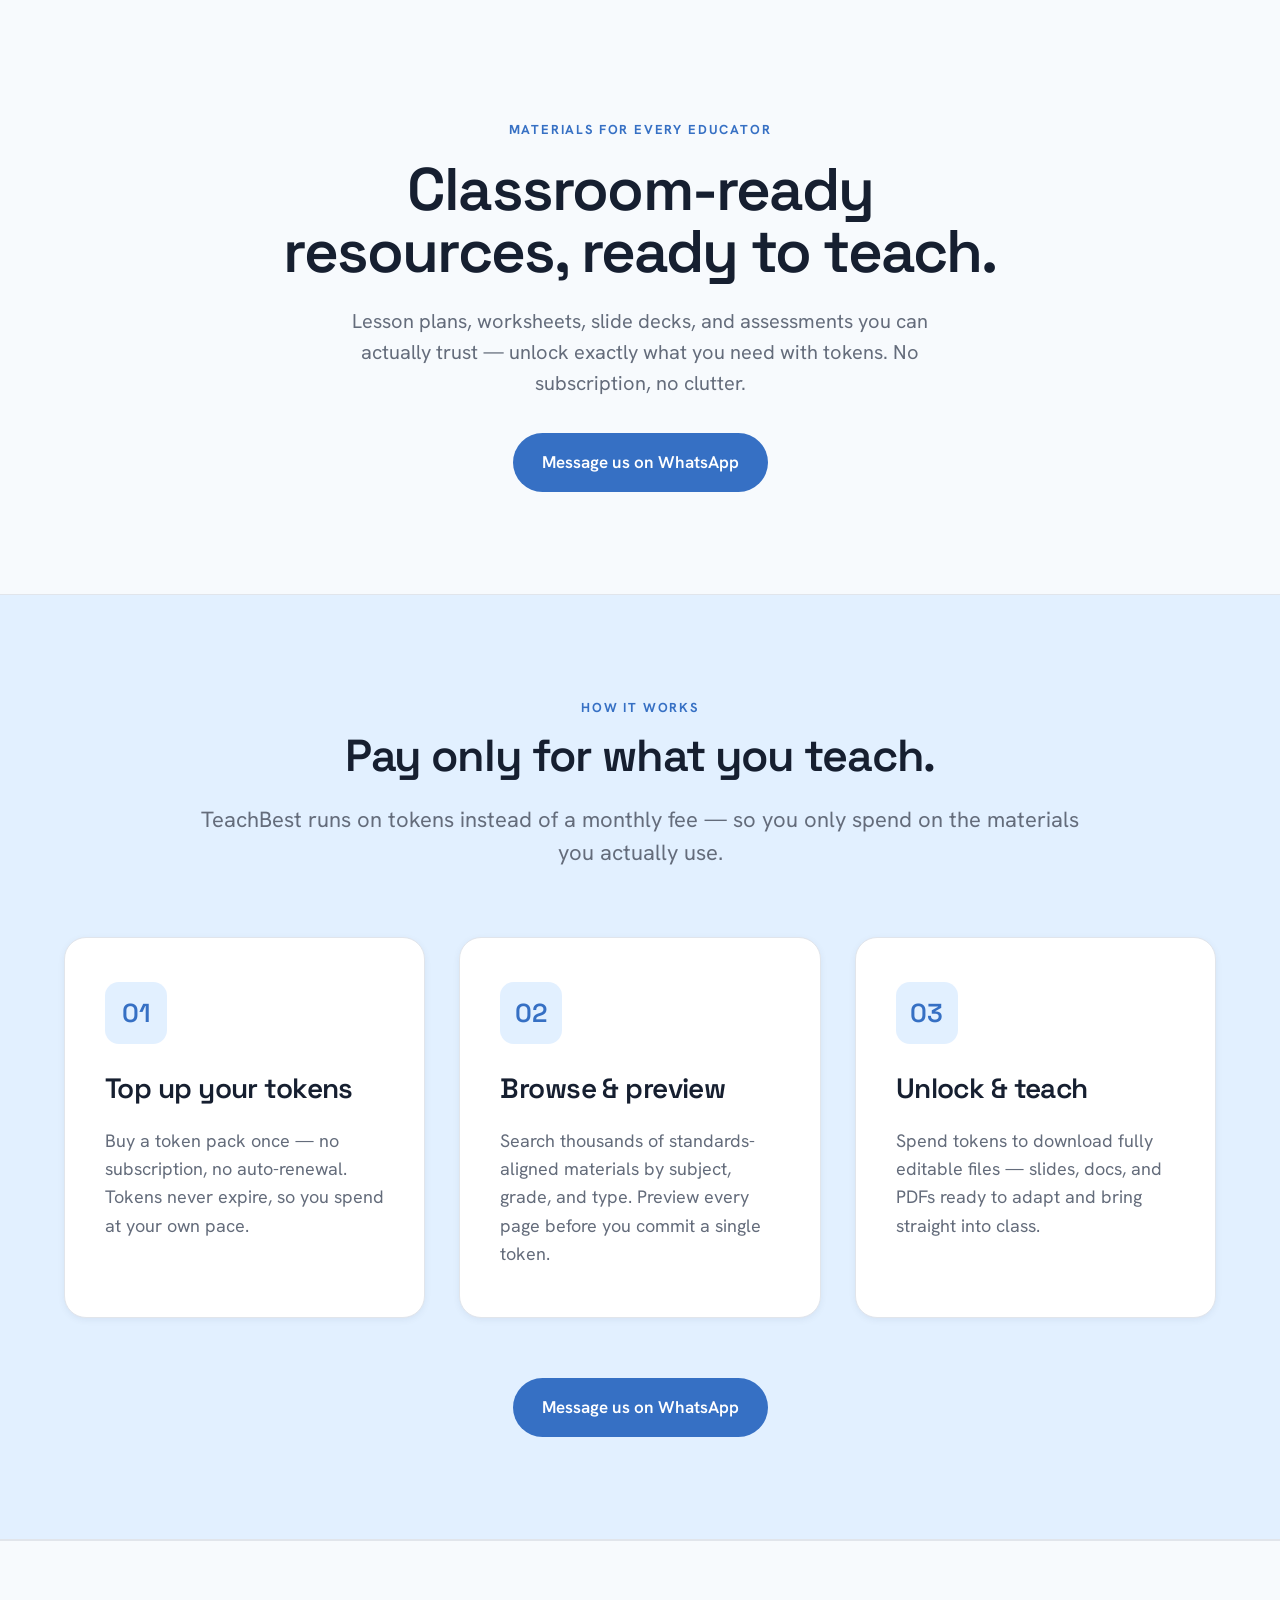
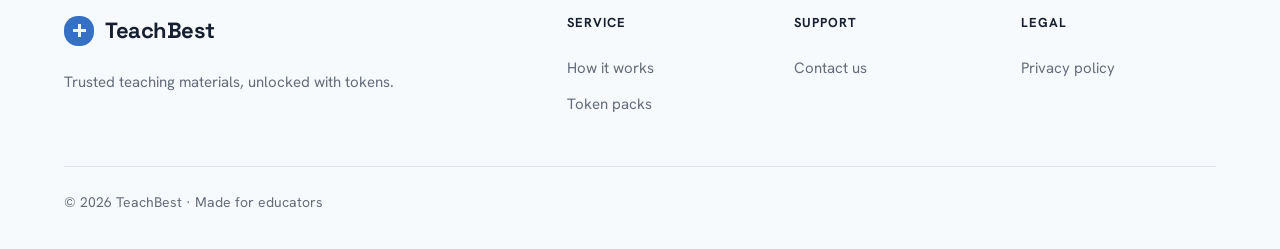
<file: index.html>
<!DOCTYPE html>
<html lang="en">
<head>
  <meta charset="UTF-8" />
  <meta name="viewport" content="width=device-width, initial-scale=1.0" />
  <title>TeachBest — Classroom-ready resources, ready to teach</title>
  <link rel="stylesheet" href="styles.css" />
</head>
<body>

<main class="page">

  <!-- HERO -->
  <section class="hero">
    <span class="eyebrow">Materials for every educator</span>
    <h1>Classroom-ready resources, ready to teach.</h1>
    <p class="lead">Lesson plans, worksheets, slide decks, and assessments you can actually trust — unlock exactly what you need with tokens. No subscription, no clutter.</p>

    <a class="btn btn-primary" id="waLink" href="https://wa.me/447000000000?text=Hi+TeachBest%21+I%27d+like+to+learn+more+about+your+teaching+materials." target="_blank" rel="noopener">Message us on WhatsApp</a>
  </section>

  <!-- HOW IT WORKS -->
  <section class="how" id="how-it-works">
    <div class="how-inner">
      <div class="how-head">
        <span class="eyebrow">How it works</span>
        <h2>Pay only for what you teach.</h2>
        <p class="how-lead">TeachBest runs on tokens instead of a monthly fee — so you only spend on the materials you actually use.</p>
      </div>

      <div class="steps">
        <div class="step">
          <div class="step-n">01</div>
          <h3>Top up your tokens</h3>
          <p>Buy a token pack once — no subscription, no auto-renewal. Tokens never expire, so you spend at your own pace.</p>
        </div>
        <div class="step">
          <div class="step-n">02</div>
          <h3>Browse &amp; preview</h3>
          <p>Search thousands of standards-aligned materials by subject, grade, and type. Preview every page before you commit a single token.</p>
        </div>
        <div class="step">
          <div class="step-n">03</div>
          <h3>Unlock &amp; teach</h3>
          <p>Spend tokens to download fully editable files — slides, docs, and PDFs ready to adapt and bring straight into class.</p>
        </div>
      </div>

      <div class="how-cta">
        <a class="btn btn-primary" id="waLinkCta" href="https://wa.me/447000000000?text=Hi+TeachBest%21+I%27d+like+to+learn+more+about+your+teaching+materials." target="_blank" rel="noopener">Message us on WhatsApp</a>
      </div>
    </div>
  </section>

</main>

<footer>
  <div class="site-footer">
    <div class="footer-top">
      <div>
        <a class="brand" href="/">
          <span class="brand-mark" aria-hidden="true"></span>
          <span class="brand-name">TeachBest</span>
        </a>
        <p class="footer-tagline">Trusted teaching materials, unlocked with tokens.</p>
      </div>
      <div class="footer-cols">
        <div class="footer-col">
          <h4>Service</h4>
          <a href="#how-it-works">How it works</a>
          <a href="#how-it-works">Token packs</a>
        </div>
        <div class="footer-col">
          <h4>Support</h4>
          <a href="/contact.html">Contact us</a>
        </div>
        <div class="footer-col">
          <h4>Legal</h4>
          <a href="/privacy.html">Privacy policy</a>
        </div>
      </div>
    </div>
    <div class="footer-base">© 2026 TeachBest · Made for educators</div>
  </div>
</footer>


</body>
</html>
</file>
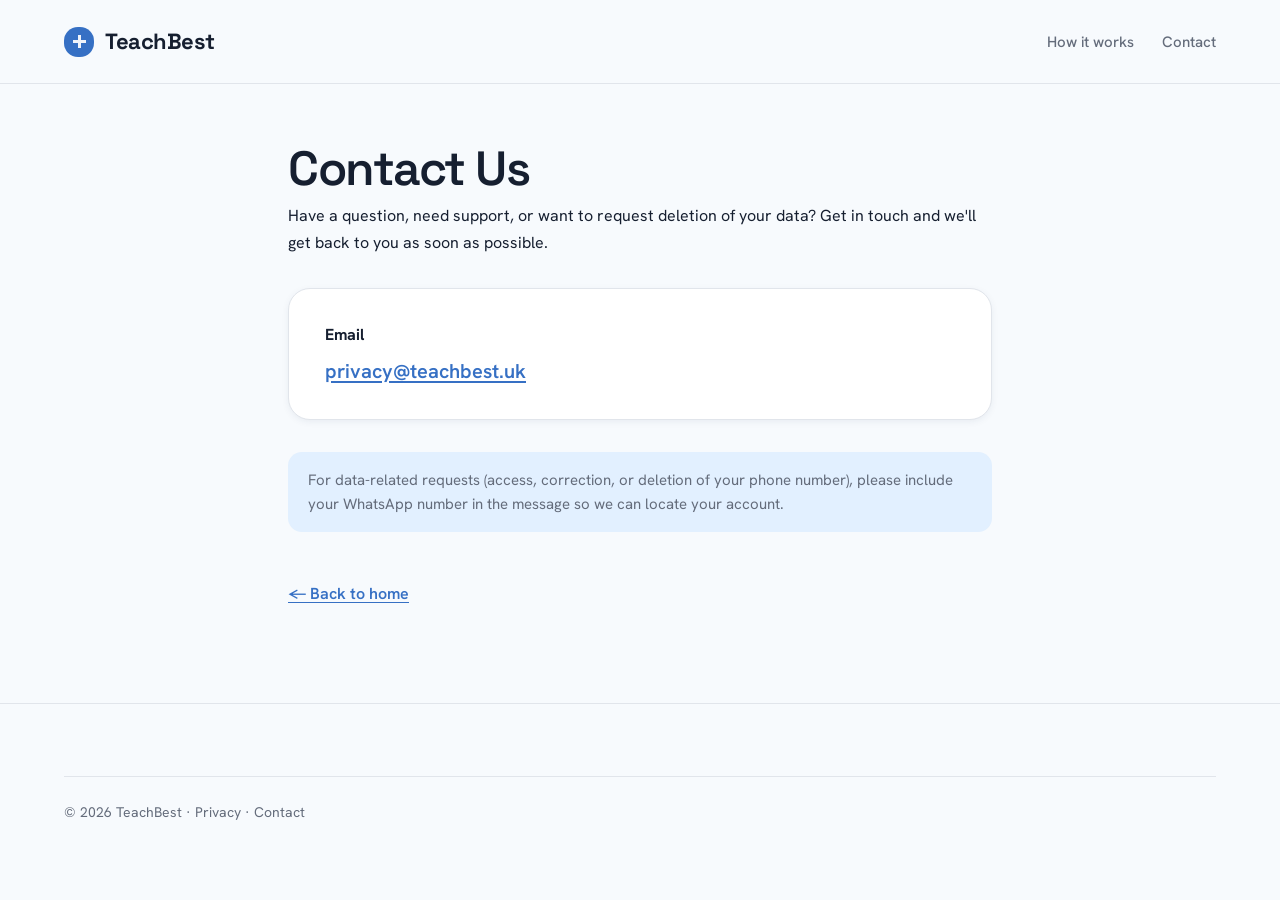
<file: contact.html>
<!DOCTYPE html>
<html lang="en">
<head>
  <meta charset="UTF-8" />
  <meta name="viewport" content="width=device-width, initial-scale=1.0" />
  <title>Contact Us — TeachBest</title>
  <link rel="stylesheet" href="styles.css" />
</head>
<body>

<header>
  <div class="site-header">
    <a class="brand" href="/">
      <span class="brand-mark" aria-hidden="true"></span>
      <span class="brand-name">TeachBest</span>
    </a>
    <nav class="header-links">
      <a href="/#how-it-works">How it works</a>
      <a href="/contact.html">Contact</a>
    </nav>
  </div>
</header>

<main>
  <div class="inner-page">
    <h1>Contact Us</h1>
    <p>Have a question, need support, or want to request deletion of your data? Get in touch and we'll get back to you as soon as possible.</p>

    <div class="contact-card">
      <p><strong>Email</strong></p>
      <a href="mailto:privacy@teachbest.uk">privacy@teachbest.uk</a>
    </div>

    <div class="contact-note">
      For data-related requests (access, correction, or deletion of your phone number), please include your WhatsApp number in the message so we can locate your account.
    </div>

    <p style="margin-top: 48px;"><a href="/" style="color: var(--accent); font-weight: 600;">← Back to home</a></p>
  </div>
</main>

<footer>
  <div class="site-footer">
    <div class="footer-base" style="border-top: var(--hairline); padding-top: 24px;">© 2026 TeachBest · <a href="/privacy.html" style="color: var(--muted);">Privacy</a> · <a href="/contact.html" style="color: var(--muted);">Contact</a></div>
  </div>
</footer>

</body>
</html>
</file>
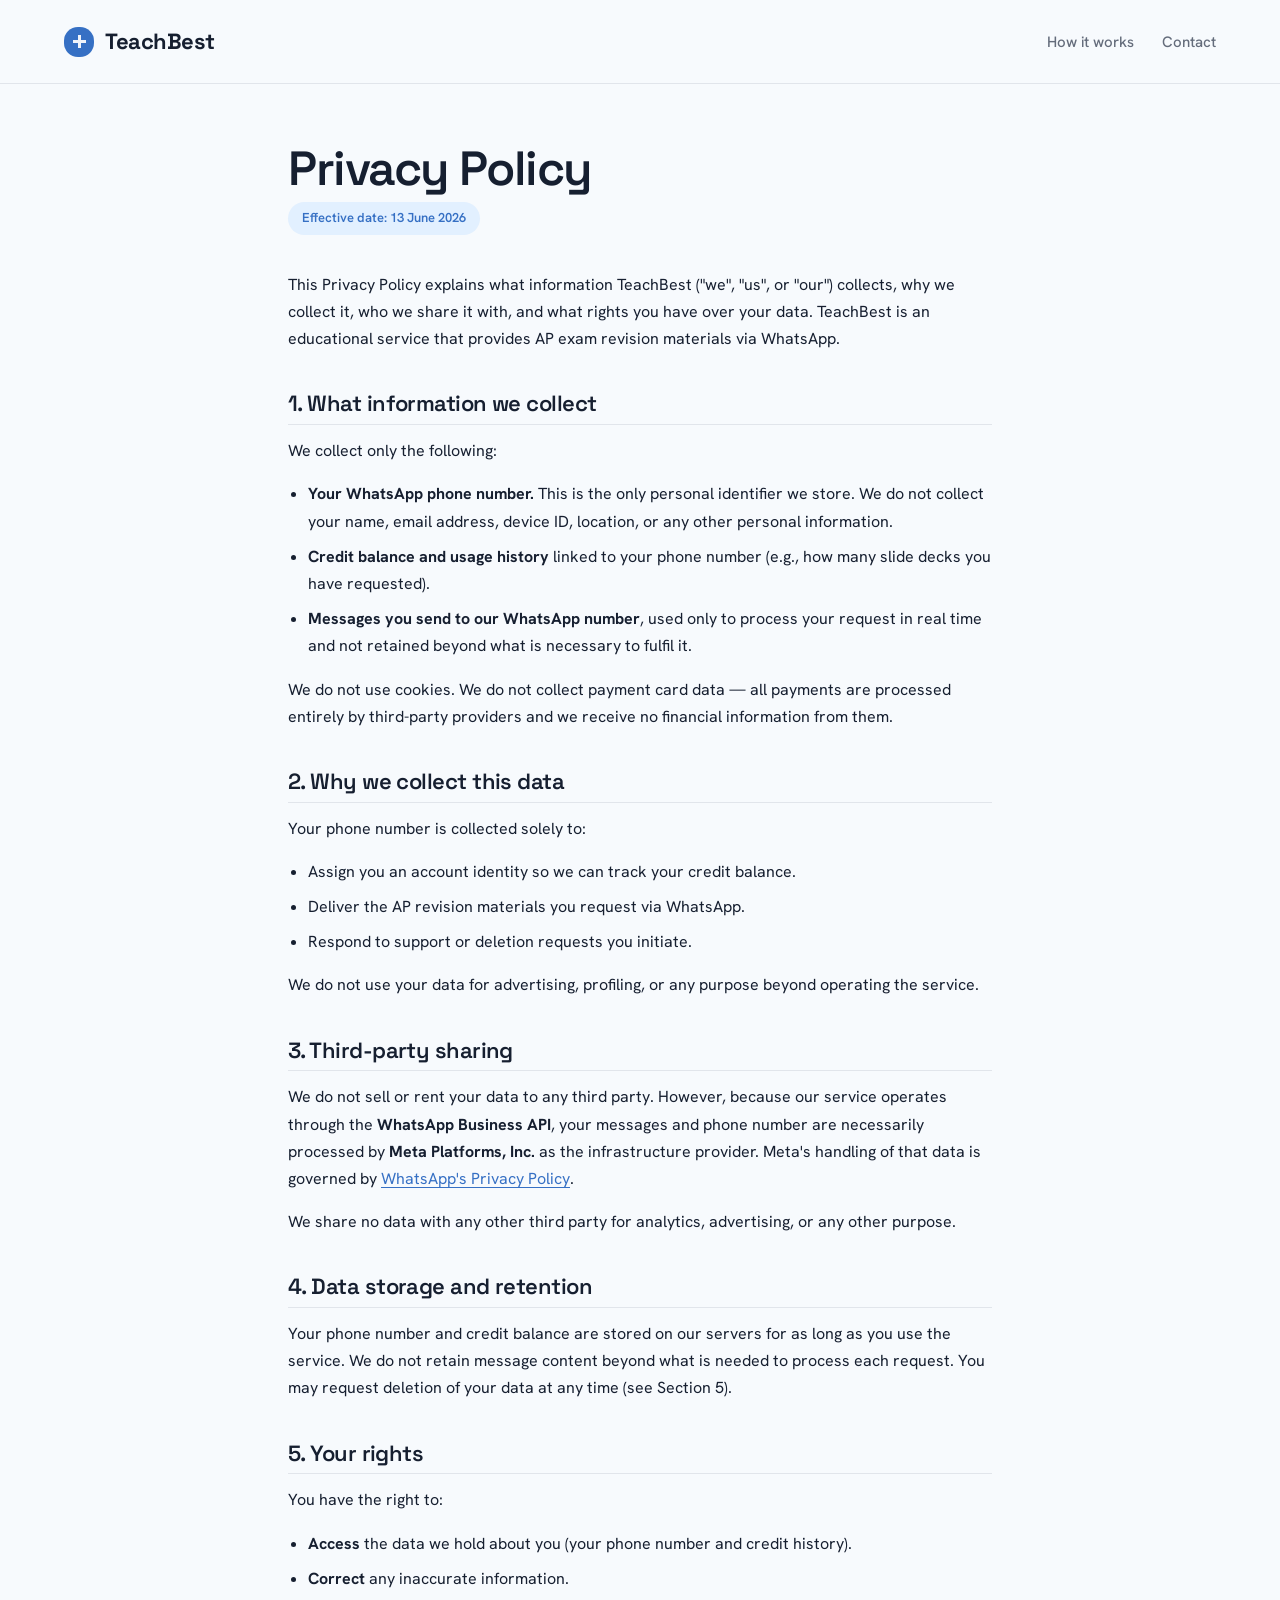
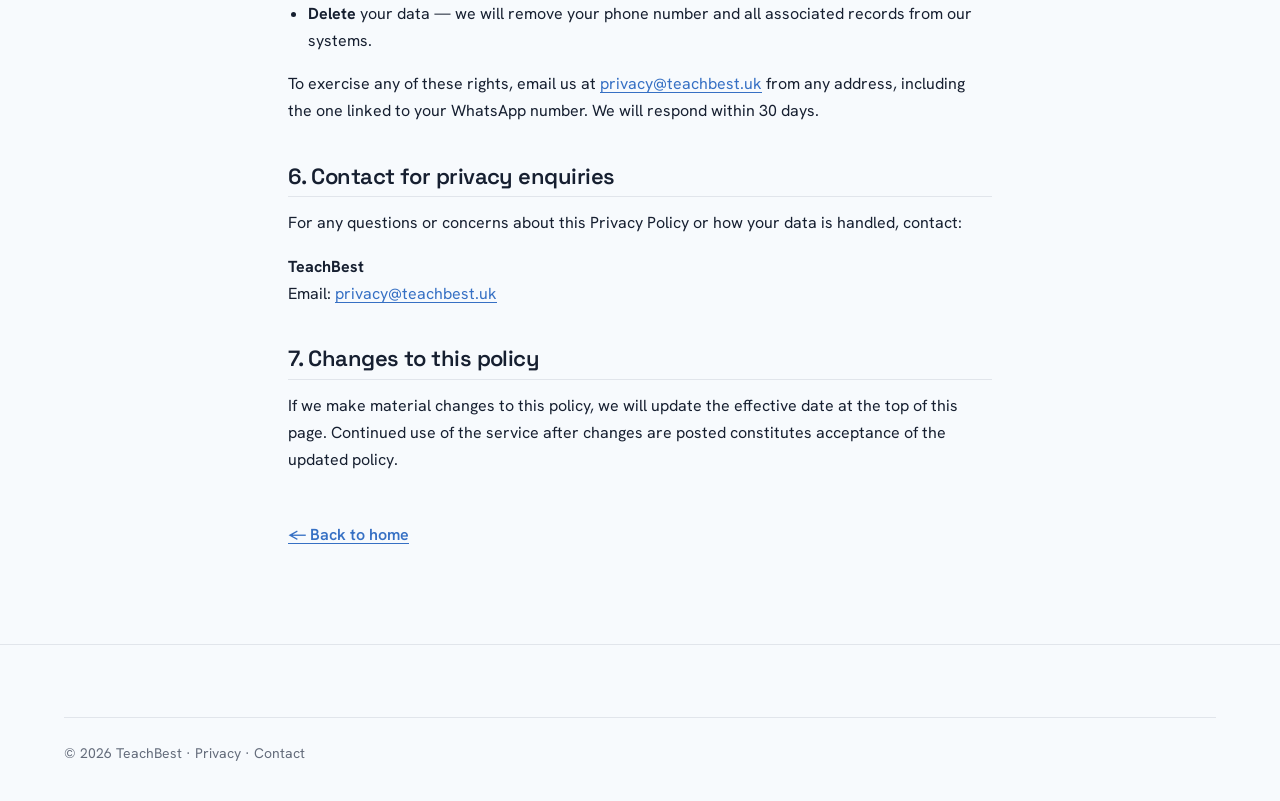
<file: privacy.html>
<!DOCTYPE html>
<html lang="en">
<head>
  <meta charset="UTF-8" />
  <meta name="viewport" content="width=device-width, initial-scale=1.0" />
  <title>Privacy Policy — TeachBest</title>
  <link rel="stylesheet" href="styles.css" />
</head>
<body>

<header>
  <div class="site-header">
    <a class="brand" href="/">
      <span class="brand-mark" aria-hidden="true"></span>
      <span class="brand-name">TeachBest</span>
    </a>
    <nav class="header-links">
      <a href="/#how-it-works">How it works</a>
      <a href="/contact.html">Contact</a>
    </nav>
  </div>
</header>

<main>
  <div class="inner-page">
    <h1>Privacy Policy</h1>
    <span class="effective-date">Effective date: 13 June 2026</span>

    <p>This Privacy Policy explains what information TeachBest ("we", "us", or "our") collects, why we collect it, who we share it with, and what rights you have over your data. TeachBest is an educational service that provides AP exam revision materials via WhatsApp.</p>

    <h2>1. What information we collect</h2>
    <p>We collect only the following:</p>
    <ul>
      <li><strong>Your WhatsApp phone number.</strong> This is the only personal identifier we store. We do not collect your name, email address, device ID, location, or any other personal information.</li>
      <li><strong>Credit balance and usage history</strong> linked to your phone number (e.g., how many slide decks you have requested).</li>
      <li><strong>Messages you send to our WhatsApp number</strong>, used only to process your request in real time and not retained beyond what is necessary to fulfil it.</li>
    </ul>
    <p>We do not use cookies. We do not collect payment card data — all payments are processed entirely by third-party providers and we receive no financial information from them.</p>

    <h2>2. Why we collect this data</h2>
    <p>Your phone number is collected solely to:</p>
    <ul>
      <li>Assign you an account identity so we can track your credit balance.</li>
      <li>Deliver the AP revision materials you request via WhatsApp.</li>
      <li>Respond to support or deletion requests you initiate.</li>
    </ul>
    <p>We do not use your data for advertising, profiling, or any purpose beyond operating the service.</p>

    <h2>3. Third-party sharing</h2>
    <p>We do not sell or rent your data to any third party. However, because our service operates through the <strong>WhatsApp Business API</strong>, your messages and phone number are necessarily processed by <strong>Meta Platforms, Inc.</strong> as the infrastructure provider. Meta's handling of that data is governed by <a href="https://www.whatsapp.com/legal/privacy-policy" target="_blank" rel="noopener">WhatsApp's Privacy Policy</a>.</p>
    <p>We share no data with any other third party for analytics, advertising, or any other purpose.</p>

    <h2>4. Data storage and retention</h2>
    <p>Your phone number and credit balance are stored on our servers for as long as you use the service. We do not retain message content beyond what is needed to process each request. You may request deletion of your data at any time (see Section 5).</p>

    <h2>5. Your rights</h2>
    <p>You have the right to:</p>
    <ul>
      <li><strong>Access</strong> the data we hold about you (your phone number and credit history).</li>
      <li><strong>Correct</strong> any inaccurate information.</li>
      <li><strong>Delete</strong> your data — we will remove your phone number and all associated records from our systems.</li>
    </ul>
    <p>To exercise any of these rights, email us at <a href="mailto:privacy@teachbest.uk">privacy@teachbest.uk</a> from any address, including the one linked to your WhatsApp number. We will respond within 30 days.</p>

    <h2>6. Contact for privacy enquiries</h2>
    <p>For any questions or concerns about this Privacy Policy or how your data is handled, contact:</p>
    <p><strong>TeachBest</strong><br>Email: <a href="mailto:privacy@teachbest.uk">privacy@teachbest.uk</a></p>

    <h2>7. Changes to this policy</h2>
    <p>If we make material changes to this policy, we will update the effective date at the top of this page. Continued use of the service after changes are posted constitutes acceptance of the updated policy.</p>

    <p style="margin-top: 48px;"><a href="/" style="color: var(--accent); font-weight: 600;">← Back to home</a></p>
  </div>
</main>

<footer>
  <div class="site-footer">
    <div class="footer-base" style="border-top: var(--hairline); padding-top: 24px;">© 2026 TeachBest · <a href="/privacy.html" style="color: var(--muted);">Privacy</a> · <a href="/contact.html" style="color: var(--muted);">Contact</a></div>
  </div>
</footer>

</body>
</html>
</file>
<file: styles.css>
/* TeachBest — Production CSS (Modern Grotesque / Direction B) */

@import url('https://fonts.googleapis.com/css2?family=Space+Grotesk:wght@500;600;700&family=Hanken+Grotesk:wght@400;500;600;700&display=swap');

*, *::before, *::after { box-sizing: border-box; }

:root {
  --font-body: 'Hanken Grotesk', system-ui, sans-serif;
  --font-head: 'Space Grotesk', system-ui, sans-serif;
  --bg:         oklch(0.984 0.005 255);
  --surface:    #ffffff;
  --ink:        oklch(0.24 0.035 262);
  --muted:      oklch(0.53 0.025 262);
  --line:       oklch(0.92 0.009 258);
  --accent:     oklch(0.55 0.145 258);
  --accent-soft:oklch(0.95 0.03  258);
  --accent-ink: #ffffff;
  --radius:     14px;
  --radius-lg:  22px;
  --radius-pill:999px;
  --shadow:     0 2px 8px -2px rgba(30,50,90,.10);
  --shadow-lg:  0 24px 60px -24px rgba(30,50,110,.30);
  --hairline:   1px solid var(--line);
}

html, body {
  margin: 0; padding: 0;
  background: var(--bg);
  color: var(--ink);
  font-family: var(--font-body);
  -webkit-font-smoothing: antialiased;
  text-rendering: optimizeLegibility;
  line-height: 1.6;
}

a { color: inherit; text-decoration: none; }

/* ── Typography ────────────────────────────────────────────── */
.eyebrow {
  display: inline-block;
  font-size: 13px; font-weight: 700;
  letter-spacing: .14em; text-transform: uppercase;
  color: var(--accent); margin-bottom: 18px;
}
h1 {
  font-family: var(--font-head);
  font-size: clamp(40px, 5vw, 60px);
  line-height: 1.04; letter-spacing: -0.03em;
  font-weight: 600; margin: 0 0 22px;
  color: var(--ink); text-wrap: balance;
}
h2 {
  font-family: var(--font-head);
  font-size: clamp(32px, 3.5vw, 52px);
  line-height: 1.08; letter-spacing: -0.025em;
  font-weight: 600; margin: 0;
  color: var(--ink);
}
h3 {
  font-family: var(--font-head);
  font-size: 28px; font-weight: 600;
  letter-spacing: -0.02em; margin: 0 0 12px;
  color: var(--ink);
}
.lead {
  font-size: clamp(17px, 2vw, 20px);
  line-height: 1.55; color: var(--muted);
  margin: 0 0 34px; max-width: 30em;
}

/* ── Buttons ───────────────────────────────────────────────── */
.btn {
  display: inline-flex; align-items: center; justify-content: center;
  gap: 8px; font-family: var(--font-body);
  font-weight: 600; font-size: 17px;
  padding: 15px 28px; border-radius: var(--radius-pill);
  border: 1px solid transparent; cursor: pointer;
  transition: transform .12s ease, box-shadow .15s ease, background .15s ease;
  white-space: nowrap; text-decoration: none;
}
.btn-primary { background: var(--accent); color: var(--accent-ink); }
.btn-primary:hover { transform: translateY(-1px); box-shadow: var(--shadow-lg); }
.btn-ghost { background: transparent; color: var(--ink); border-color: var(--line); }
.btn-ghost:hover { border-color: var(--accent); color: var(--accent); }

/* ── Brand mark ────────────────────────────────────────────── */
.brand { display: inline-flex; align-items: center; gap: 11px; }
.brand-mark {
  width: 30px; height: 30px;
  border-radius: var(--radius);
  background: var(--accent);
  position: relative; flex: 0 0 auto;
}
.brand-mark::before {
  content: "";
  position: absolute; inset: 0;
  background:
    linear-gradient(var(--accent-ink) 0 0) center / 13px 3px no-repeat,
    linear-gradient(var(--accent-ink) 0 0) center / 3px 13px no-repeat;
  opacity: .92;
}
.brand-name {
  font-family: var(--font-head);
  font-weight: 700; font-size: 22px;
  letter-spacing: -0.02em; color: var(--ink);
}

/* ── Site header ───────────────────────────────────────────── */
.site-header {
  display: flex; align-items: center; justify-content: space-between;
  padding: 24px clamp(24px, 5vw, 72px);
  border-bottom: var(--hairline);
  max-width: 1440px; margin: 0 auto;
}
.header-links { display: flex; align-items: center; gap: 28px; }
.header-links a {
  font-size: 15px; font-weight: 500; color: var(--muted);
  transition: color .14s ease; white-space: nowrap;
}
.header-links a:hover { color: var(--ink); }

/* ── Page wrapper ──────────────────────────────────────────── */
.page { max-width: 1440px; margin: 0 auto; }

/* ── Hero ──────────────────────────────────────────────────── */
.hero {
  padding: clamp(80px, 10vw, 120px) clamp(24px, 5vw, 72px) clamp(60px, 8vw, 104px);
  text-align: center;
  display: flex; flex-direction: column; align-items: center;
}
.hero h1 { max-width: 14em; }
.hero .lead { margin-left: auto; margin-right: auto; text-align: center; }

/* ── WhatsApp QR card ──────────────────────────────────────── */
.wa-card {
  display: flex; align-items: center; gap: 32px; text-align: left;
  background: var(--surface); border: var(--hairline);
  border-radius: var(--radius-lg); box-shadow: var(--shadow-lg);
  padding: 26px 30px; max-width: 560px;
  margin: 8px auto 0;
}
.wa-qr {
  width: 184px; height: 184px; flex: 0 0 auto;
  border-radius: var(--radius); overflow: hidden;
  background: #fff;
  display: flex; align-items: center; justify-content: center;
}
.wa-qr img, .wa-qr canvas { display: block; width: 184px !important; height: 184px !important; }
.wa-info { display: flex; flex-direction: column; gap: 6px; min-width: 0; }
.wa-eyebrow {
  display: inline-flex; align-items: center; gap: 9px;
  font-size: 12px; font-weight: 700; letter-spacing: .12em; text-transform: uppercase;
  color: oklch(0.45 0.13 152);
}
.wa-eyebrow::before {
  content: ""; width: 9px; height: 9px; border-radius: 50%;
  background: oklch(0.55 0.18 150);
  box-shadow: 0 0 0 3px color-mix(in oklch, oklch(0.55 0.18 150) 22%, transparent);
}
.wa-title {
  font-family: var(--font-head);
  font-size: 22px; font-weight: 600; letter-spacing: -0.02em;
  margin: 3px 0 0; color: var(--ink);
}
.wa-sub {
  font-size: 15px; line-height: 1.5; color: var(--muted);
  margin: 2px 0 10px; max-width: 22em;
}

/* ── How it works ──────────────────────────────────────────── */
.how {
  background: var(--accent-soft);
  border-top: var(--hairline); border-bottom: var(--hairline);
}
.how-inner {
  padding: clamp(60px, 8vw, 112px) clamp(24px, 5vw, 72px) clamp(64px, 8vw, 118px);
  max-width: 1440px; margin: 0 auto;
}
.how-head {
  display: flex; flex-direction: column;
  align-items: center; text-align: center;
  margin-bottom: 68px;
}
.how-head .eyebrow { margin-bottom: 14px; }
.how-lead {
  font-size: clamp(17px, 2vw, 22px); line-height: 1.5;
  color: var(--muted); max-width: 40em; margin: 22px auto 0;
}
.steps {
  display: grid;
  grid-template-columns: repeat(auto-fit, minmax(240px, 1fr));
  gap: 34px; margin-bottom: 60px;
}
.step {
  background: var(--surface); border: var(--hairline);
  border-radius: var(--radius-lg);
  padding: 44px 40px 48px; box-shadow: var(--shadow);
}
.step-n {
  display: inline-flex; align-items: center; justify-content: center;
  width: 62px; height: 62px;
  background: var(--accent-soft); border-radius: var(--radius);
  font-family: var(--font-head); font-size: 26px; font-weight: 600;
  color: var(--accent); line-height: 1; margin-bottom: 22px;
}
.step h3 { font-size: 28px; margin-bottom: 16px; }
.step p { font-size: 18px; line-height: 1.58; color: var(--muted); margin: 0; }
.how-cta { display: flex; gap: 16px; justify-content: center; flex-wrap: wrap; }

/* ── Footer ────────────────────────────────────────────────── */
.site-footer {
  border-top: var(--hairline);
  padding: clamp(48px, 6vw, 72px) clamp(24px, 5vw, 72px) 36px;
  max-width: 1440px; margin: 0 auto;
}
.footer-top {
  display: grid;
  grid-template-columns: 1.4fr 2fr;
  gap: 48px; margin-bottom: 44px;
}
.footer-tagline { font-size: 15px; line-height: 1.5; color: var(--muted); margin: 18px 0 0; max-width: 22em; }
.footer-cols { display: grid; grid-template-columns: repeat(3, 1fr); gap: 32px; }
.footer-col h4 {
  font-size: 13px; font-weight: 700; letter-spacing: .08em; text-transform: uppercase;
  color: var(--ink); margin: 0 0 16px;
}
.footer-col a {
  display: block; font-size: 15px; color: var(--muted);
  padding: 6px 0; transition: color .14s ease;
}
.footer-col a:hover { color: var(--accent); }
.footer-base {
  padding-top: 24px; border-top: var(--hairline);
  font-size: 14px; color: var(--muted);
}

/* ── Inner pages (privacy, contact) ───────────────────────── */
.inner-page {
  max-width: 800px; margin: 0 auto;
  padding: 60px clamp(24px, 5vw, 48px) 80px;
}
.inner-page h1 { font-size: clamp(32px, 4vw, 48px); margin-bottom: 8px; }
.inner-page h2 {
  font-size: 22px; margin-top: 40px; margin-bottom: 12px;
  padding-bottom: 8px; border-bottom: var(--hairline);
}
.inner-page p { font-size: 16px; line-height: 1.7; margin: 0 0 16px; }
.inner-page ul { padding-left: 20px; margin: 0 0 16px; }
.inner-page li { font-size: 16px; line-height: 1.7; margin-bottom: 8px; }
.inner-page a { color: var(--accent); text-decoration: underline; text-underline-offset: 3px; }
.inner-page a:hover { opacity: 0.8; }
.effective-date {
  display: inline-block;
  background: var(--accent-soft); color: var(--accent);
  font-size: 13px; font-weight: 600;
  padding: 6px 14px; border-radius: var(--radius-pill);
  margin-bottom: 36px;
}
.contact-card {
  background: var(--surface); border: var(--hairline);
  border-radius: var(--radius-lg); padding: 32px 36px;
  box-shadow: var(--shadow); margin: 32px 0;
}
.contact-card p { margin: 0 0 6px; }
.contact-card a { font-size: 20px; font-weight: 600; }
.contact-note {
  font-size: 15px; color: var(--muted);
  background: var(--accent-soft); border-radius: var(--radius);
  padding: 16px 20px; margin-top: 24px;
}

/* ── Responsive ────────────────────────────────────────────── */
@media (max-width: 700px) {
  .wa-card { flex-direction: column; text-align: center; padding: 24px; }
  .wa-info .btn { align-self: center; }
  .footer-top { grid-template-columns: 1fr; gap: 32px; }
  .footer-cols { grid-template-columns: 1fr 1fr; }
}
@media (max-width: 480px) {
  .footer-cols { grid-template-columns: 1fr; }
  .steps { gap: 20px; }
  .step { padding: 28px 24px 32px; }
}
</file>
